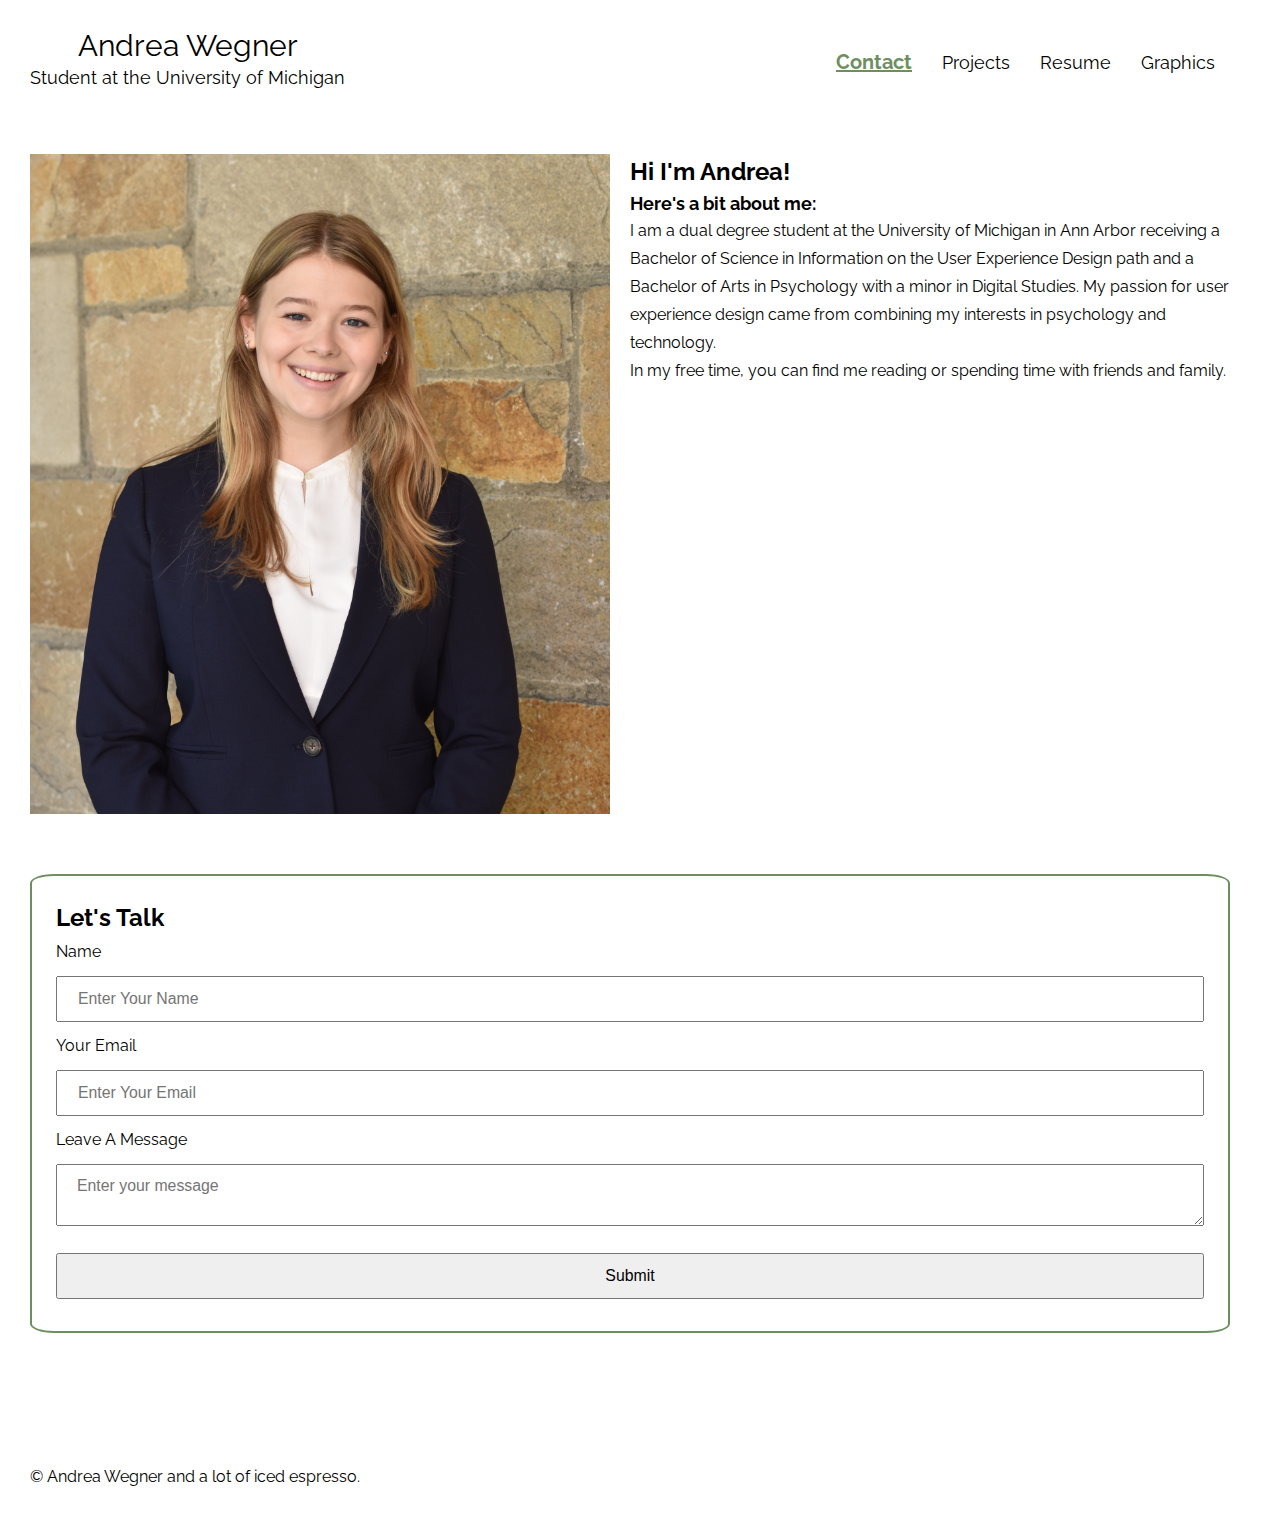
<file: index.html>
<!DOCTYPE html>
<html lang="en">
  <head>
    <meta charset="utf-8">
    <meta name="viewport" content="width=device-width, initial-scale=1.0">
    <link rel="icon" href="images/portfolioFavicon.png">
    <link rel="stylesheet" type="text/css" href="css/html5reset.css">    
    <link rel="stylesheet" type="text/css" href="css/style.css">
    <link href="https://fonts.googleapis.com/css2?family=Raleway&display=swap" rel="stylesheet">
    <title>Andrea Wegner</title>
  </head>
<body>
    <div class = "skip"><a href="#skip">Skip to Main Content</a></div>
    <main class="container" id="skip">
    <header>
        <div class = "logo"> 
          <h1 class = "logo">Andrea Wegner </h1>
          <h2 class = "logo">Student at the University of Michigan</h2>
        </div>  
        <nav>
            <ul class="nav_links">
              <li class="nav_item"><a href="index.html" class="active">Contact</a></li>
              <li class="nav_item"><a href="projects.html">Projects</a></li>
              <li class="nav_item"><a href="resume.html">Resume</a></li>
              <li class="nav_item"><a href="graphics.html">Graphics</a></li>
            </ul>
          </nav>
    </header>

    <img src="images/headshot.JPEG" alt="" id = "headshot">
    <div class = "bio">
      <h3>Hi I'm Andrea!</h3>
      <h4> Here's a bit about me:</h4>
      <p>I am a dual degree student at the University of Michigan in Ann Arbor receiving a Bachelor of Science in Information on the User Experience Design path and a Bachelor of Arts in Psychology with a minor in Digital Studies. My passion for user experience design came from combining my interests in psychology and technology. <br> In my free time, you can find me reading or spending time with friends and family.</p>
    </div>

    <form class="contact">
      <legend>Let's Talk</legend>
      <label for="name_id">Name</label></br>
      <input type="text" placeholder="Enter Your Name" id = "name_id" name="name" required> </br>

      <label for="email_id">Your Email</label></br>
      <input type="email" placeholder="Enter Your Email" id = "email_id" name="email" required> </br>

      <label for="msg">Leave A Message</label></br>
      <textarea placeholder="Enter your message" id = "msg" name="mesg" required></textarea> </br>
      <input type="submit" value="Submit">
    </form>
    
    </main>
    <footer>
      <p> &copy; Andrea Wegner and a lot of iced espresso.</p>
    </footer>
  </body>
</file>
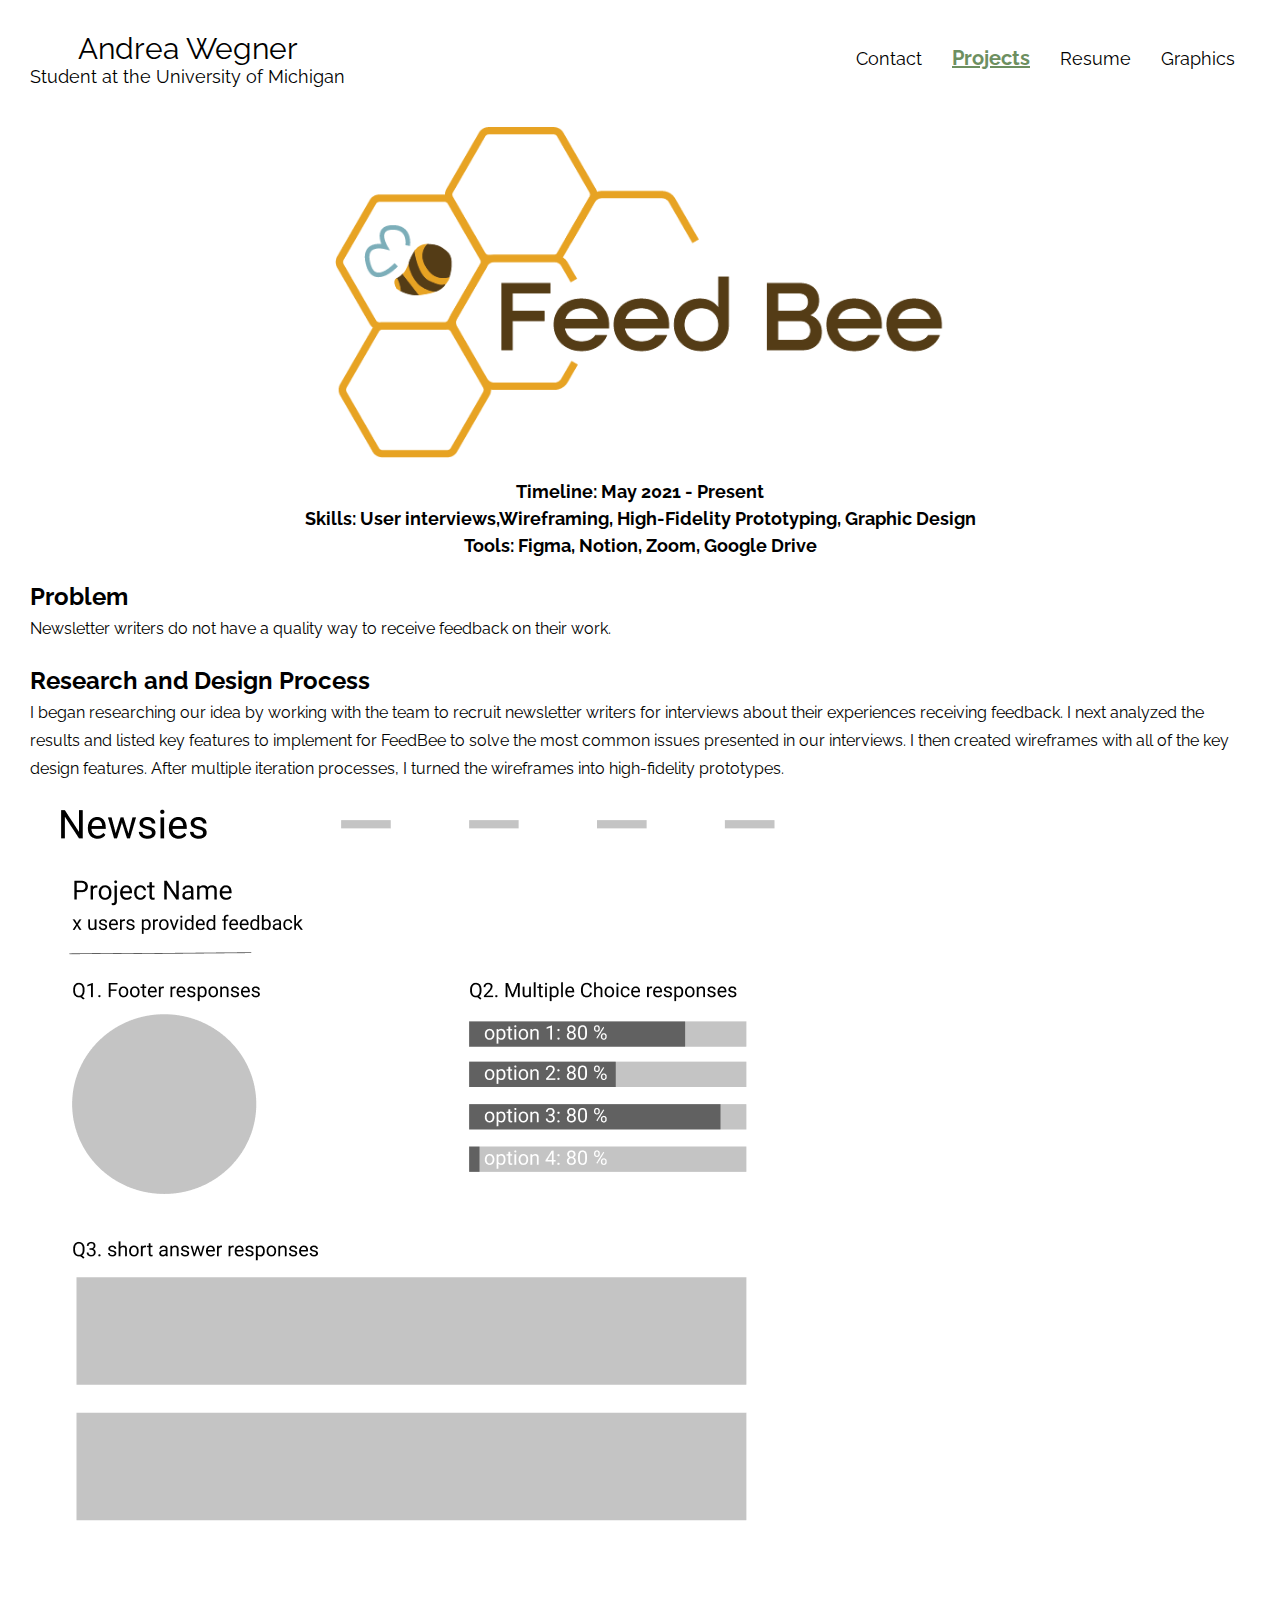
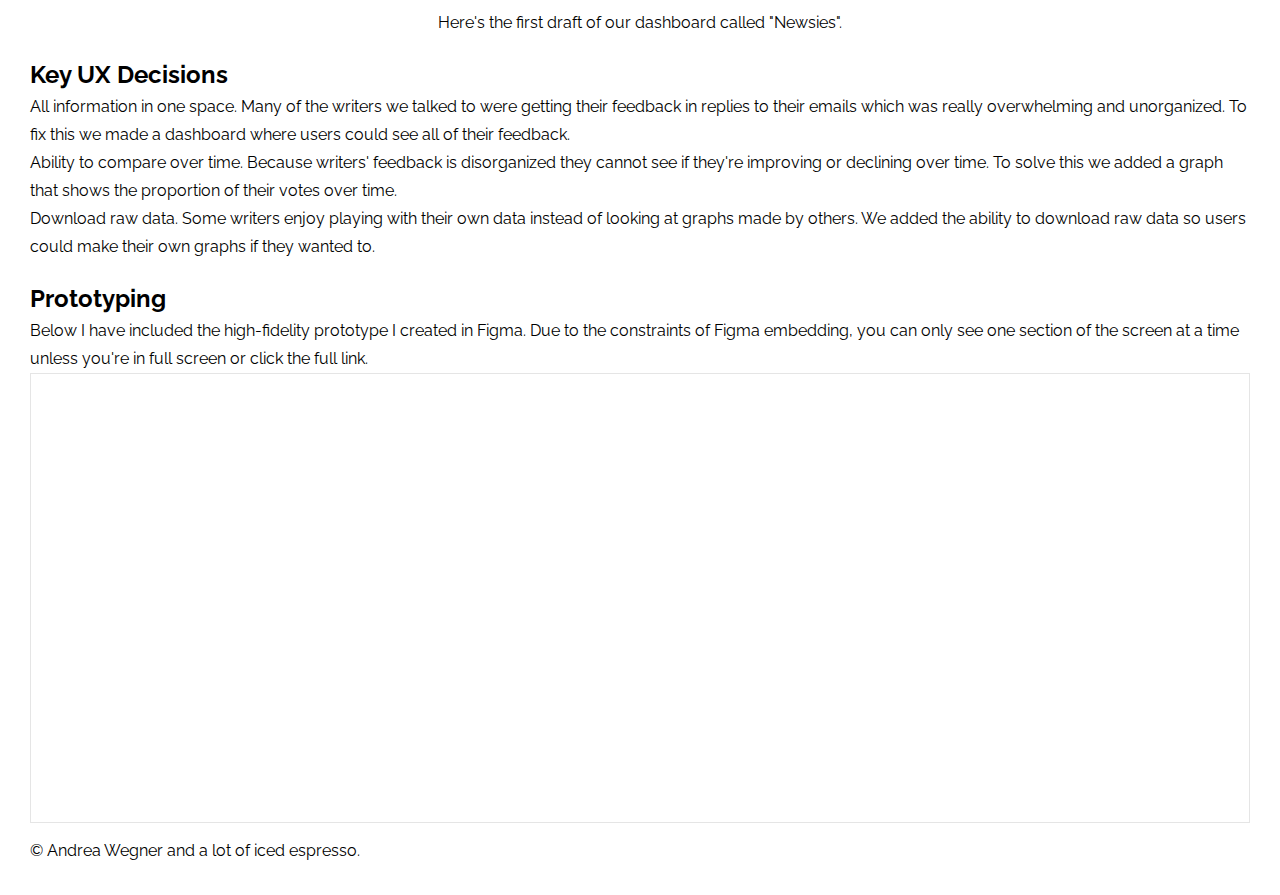
<file: feedbee.html>
<!DOCTYPE html>
<html lang="en">
  <head>
    <meta charset="utf-8">
    <meta name="viewport" content="width=device-width, initial-scale=1.0">
    <link rel="icon" href="images/portfolioFavicon.png">
    <link rel="stylesheet" type="text/css" href="css/html5reset.css">    
    <link rel="stylesheet" type="text/css" href="css/style.css">
    <link href="https://fonts.googleapis.com/css2?family=Raleway&display=swap" rel="stylesheet">
    <title>Projects</title>
  </head>
<body>
    <div class = "skip"><a href="#skip">Skip to Main Content</a></div>
    <main class="about" id="skip">
    <header>
        <div class = "logo"> 
          <h1 class = "logo">Andrea Wegner </h1>
          <h2 class = "logo">Student at the University of Michigan</h2>
        </div>  
        <nav>
            <ul class="nav_links">
              <li class="nav_item"><a href="index.html">Contact</a></li>
              <li class="nav_item"><a href="projects.html" class="active">Projects</a></li>
              <li class="nav_item"><a href="resume.html">Resume</a></li>
              <li class="nav_item"><a href="graphics.html">Graphics</a></li>
            </ul>
          </nav>
    </header>
    <img src="images/feedbee/logo.png" alt="" class="logoimg">
    <h4 class = "extrapad center">Timeline: May 2021 - Present<br>Skills: User interviews,Wireframing, High-Fidelity Prototyping, Graphic Design<br>Tools: Figma, Notion, Zoom, Google Drive</h4>
    <h3 class = "extrapad">Problem</h3>
    <p>Newsletter writers do not have a quality way to receive feedback on their work.</p>
    <h3 class = "extrapad">Research and Design Process</h3>
    <p>I began researching our idea by working with the team to recruit newsletter writers for interviews about their experiences receiving feedback. I next analyzed the results and listed key features to implement for FeedBee to solve the most common issues presented in our interviews. I then created wireframes with all of the key design features. After multiple iteration processes, I turned the wireframes into high-fidelity prototypes.</p>
    <img src="images/feedbee/wireframes.png" alt="">
    <p class = "center">Here's the first draft of our dashboard called "Newsies".</p>
    <h3 class = "extrapad">Key UX Decisions</h3> 
    <p>All information in one space. Many of the writers we talked to were getting their feedback in replies to their emails which was really overwhelming and unorganized. To fix this we made a dashboard where users could see all of their feedback.</p>
    <p>Ability to compare over time. Because writers' feedback is disorganized they cannot see if they're improving or declining over time. To solve this we added a graph that shows the proportion of their votes over time.</p>
    <p>Download raw data. Some writers enjoy playing with their own data instead of looking at graphs made by others. We added the ability to download raw data so users could make their own graphs if they wanted to.</p>
    <h3 class = "extrapad">Prototyping</h3>
    <p>Below I have included the high-fidelity prototype I created in Figma. Due to the constraints of Figma embedding, you can only see one section of the screen at a time unless you're in full screen or click the full link.</p>
    <iframe class = "extrapad" style="border: 1px solid rgba(0, 0, 0, 0.1);" width="100%" height="450" src="https://www.figma.com/embed?embed_host=share&url=https%3A%2F%2Fwww.figma.com%2Fproto%2FrcoWHK3TYXGDJPhkFq6qYA%2FDashboards%3Fpage-id%3D10%253A2%26node-id%3D71%253A782%26viewport%3D241%252C48%252C0.3%26scaling%3Dmin-zoom%26starting-point-node-id%3D71%253A782%26show-proto-sidebar%3D1" allowfullscreen></iframe>
    </main>
    <footer>
      <p> &copy; Andrea Wegner and a lot of iced espresso.</p>
    </footer>

</body>
</file>
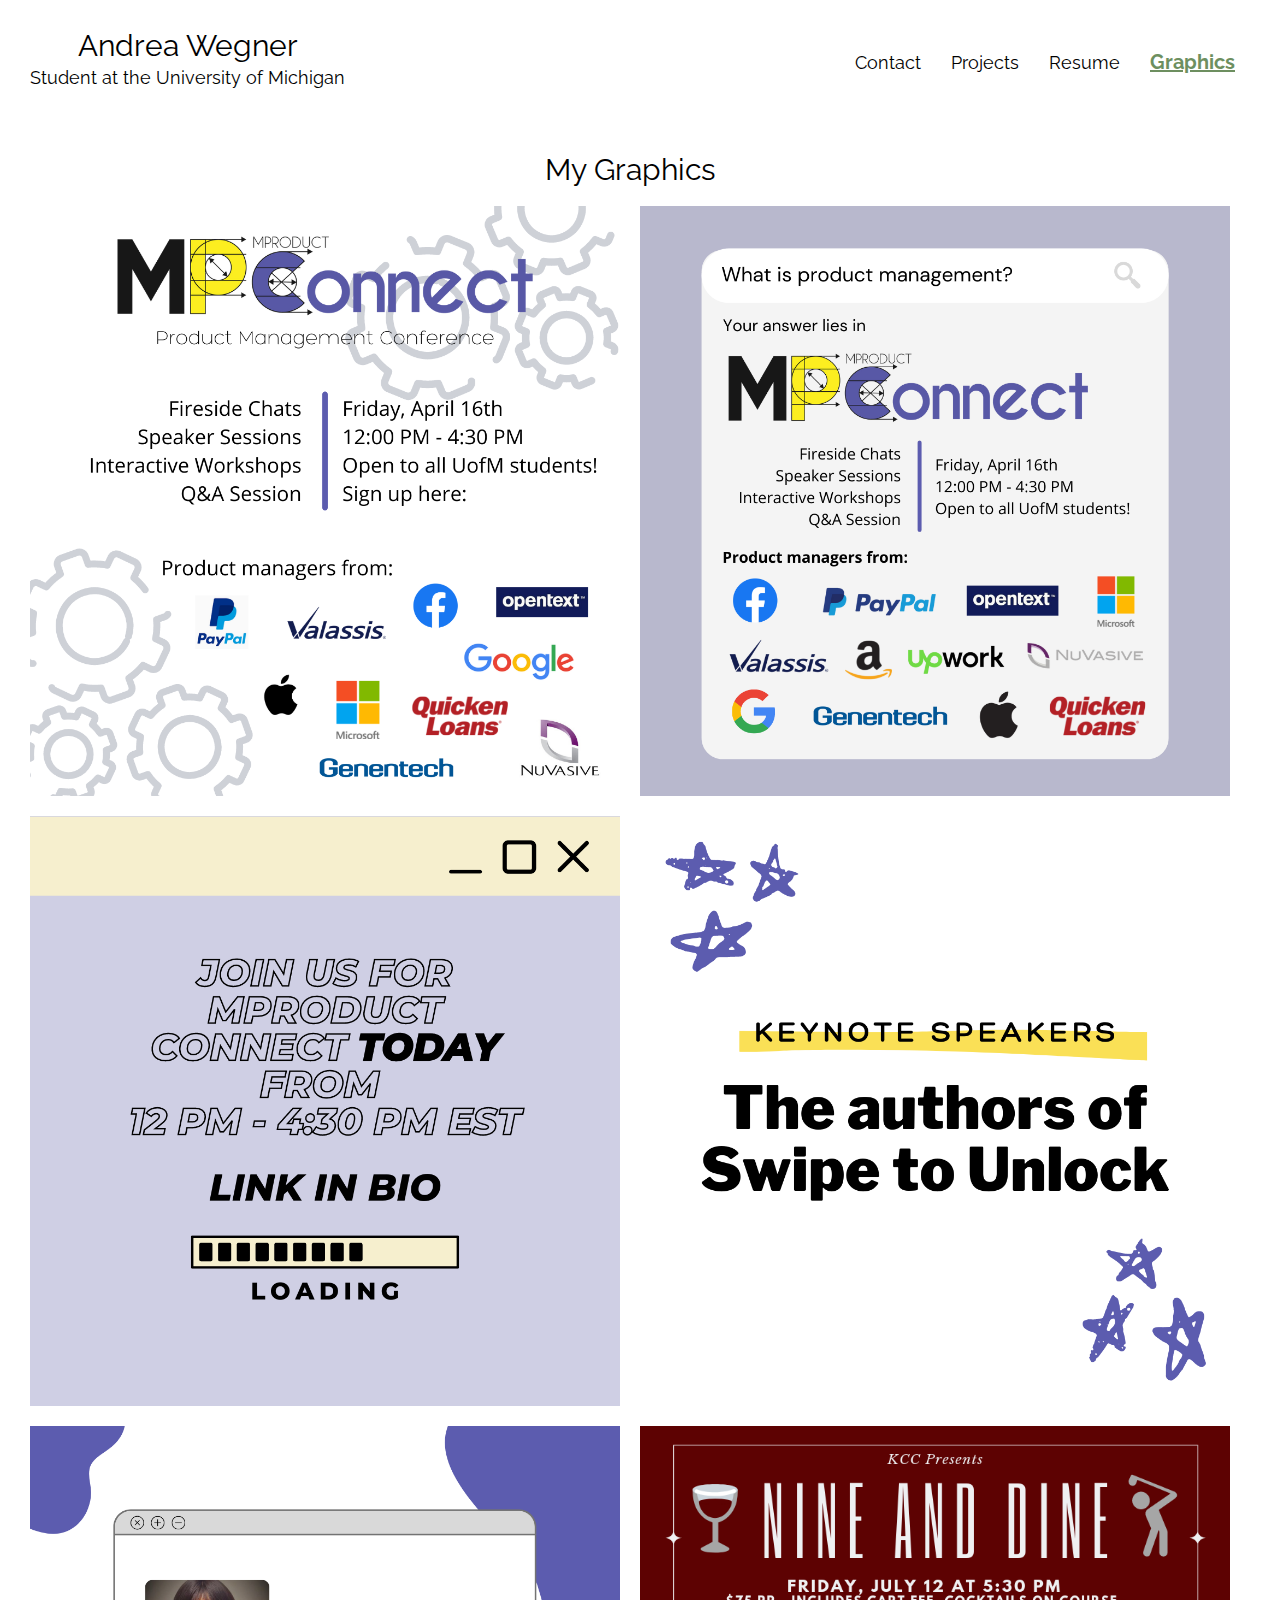
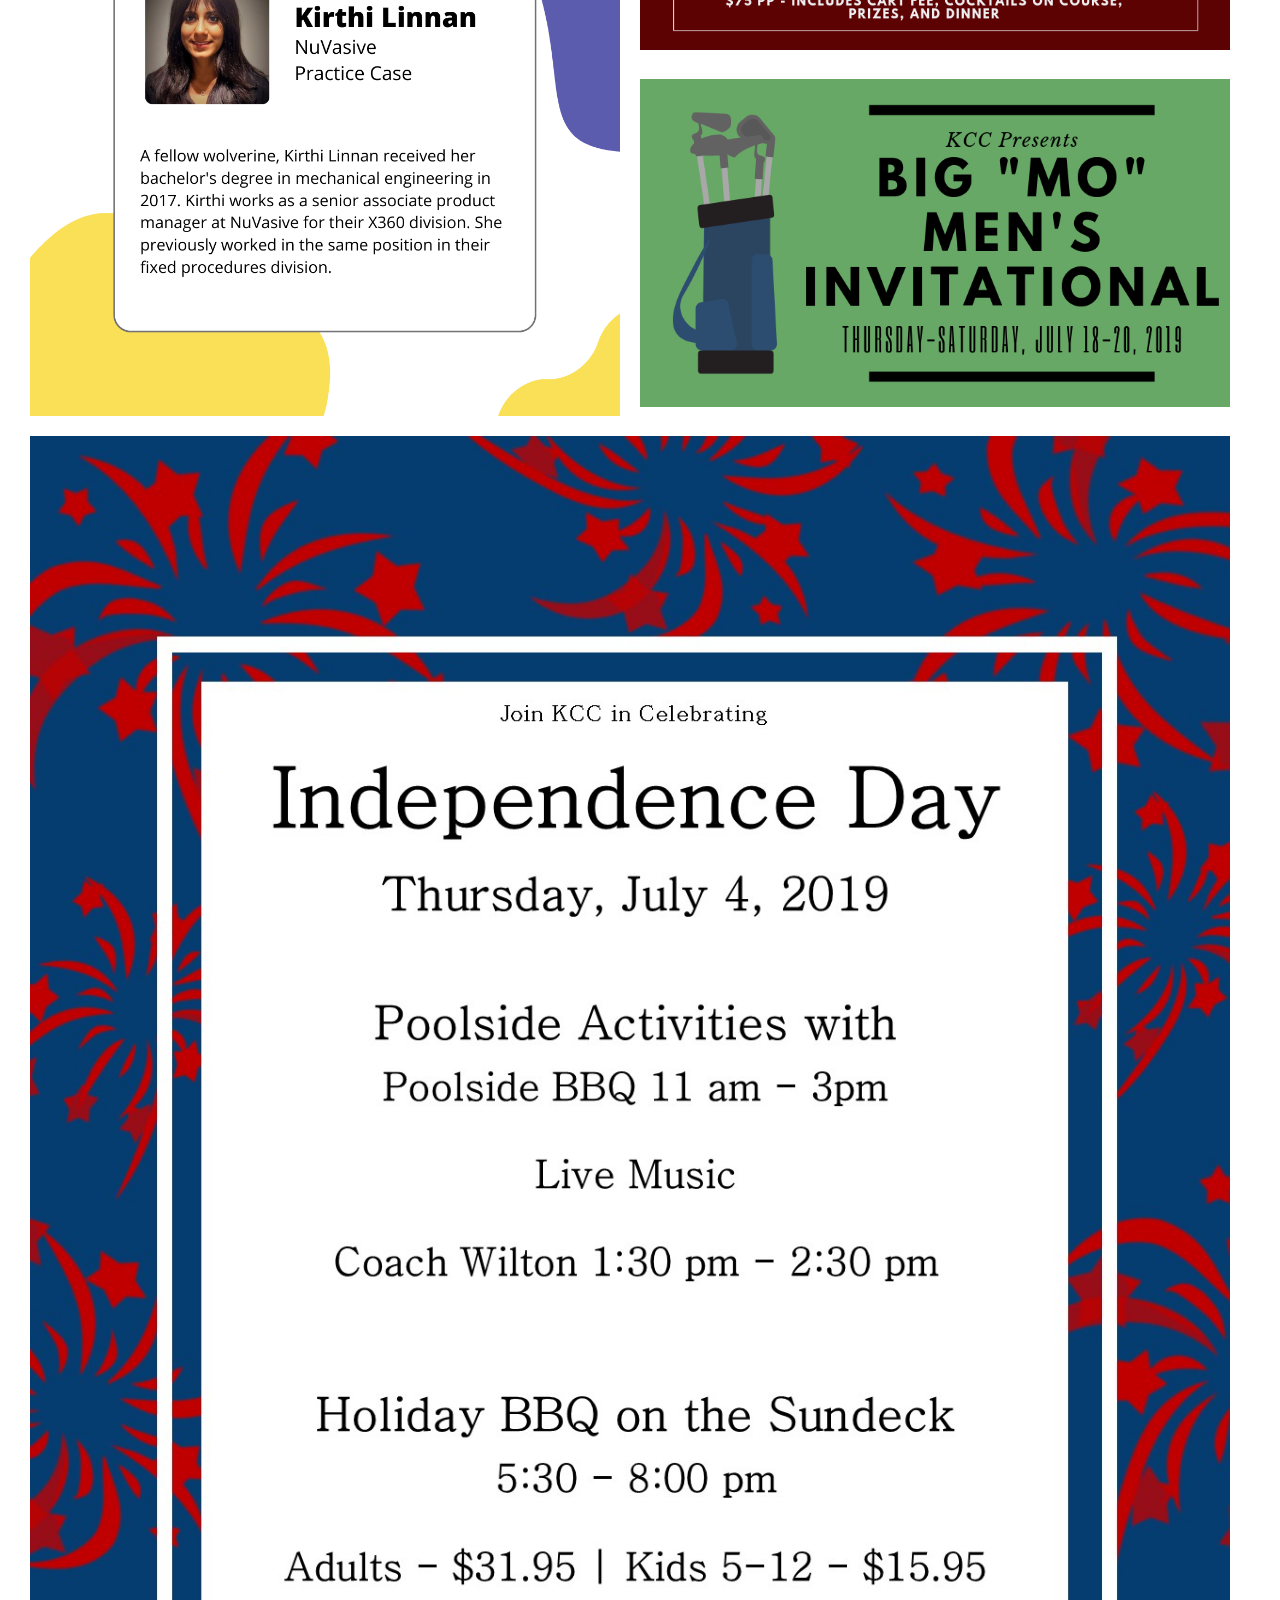
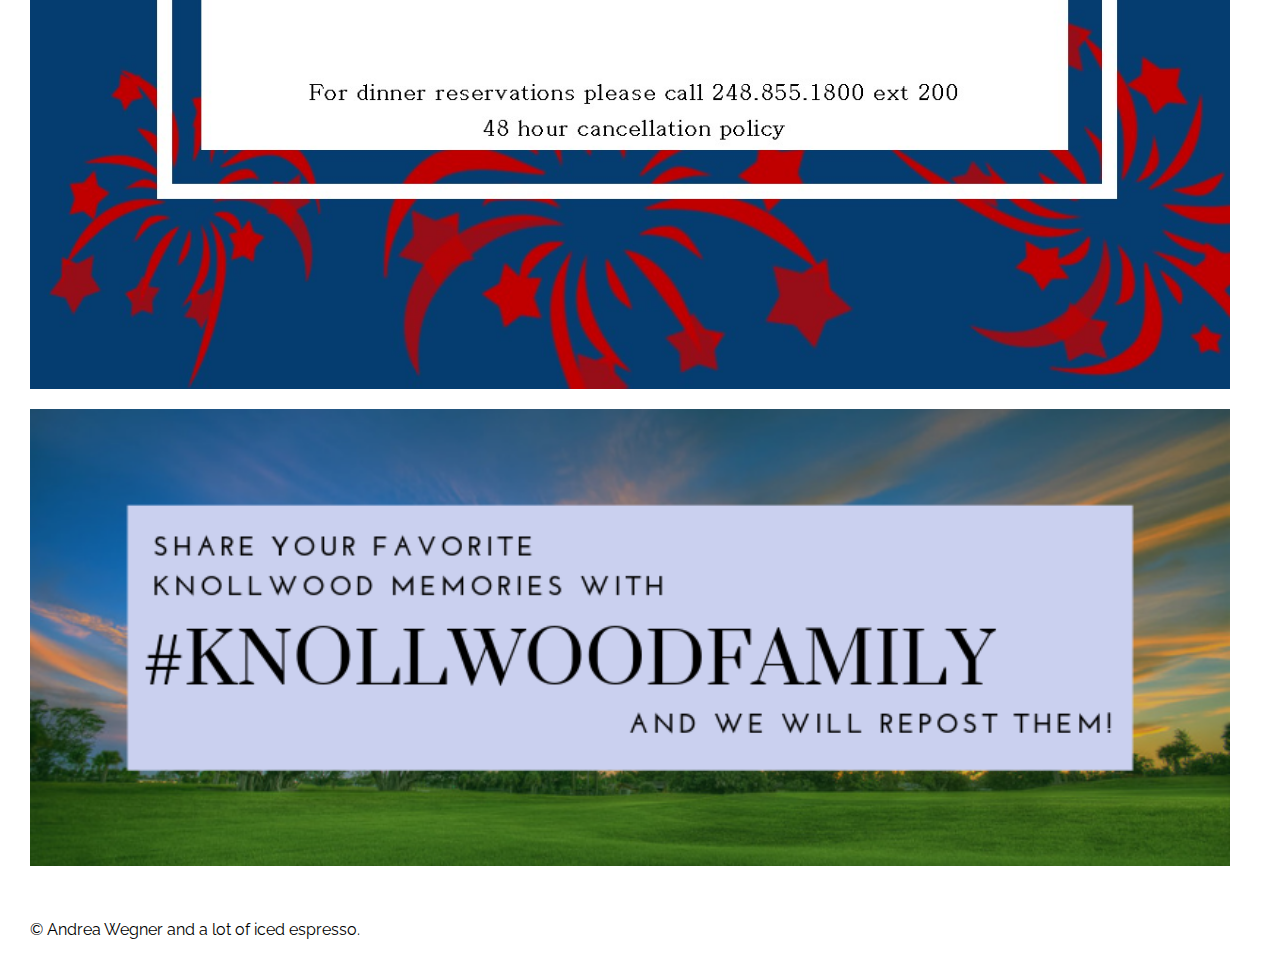
<file: graphics.html>
<!DOCTYPE html>
<html lang="en">
  <head>
    <meta charset="utf-8">
    <meta name="viewport" content="width=device-width, initial-scale=1.0">
    <link rel="icon" href="images/portfolioFavicon.png">
    <link rel="stylesheet" type="text/css" href="css/html5reset.css">    
    <link rel="stylesheet" type="text/css" href="css/style.css">
    <link href="https://fonts.googleapis.com/css2?family=Raleway&display=swap" rel="stylesheet">
    <title>Graphics</title>
  </head>
<body>
    <div class = "skip"><a href="#skip">Skip to Main Content</a></div>
    <main class = "container" id="skip">  
    <header>
        <div class = "logo"> 
          <h1 class = "logo">Andrea Wegner </h1>
          <h2 class = "logo">Student at the University of Michigan</h2>
        </div>  
        <nav>
            <ul class="nav_links">
              <li class="nav_item"><a href="index.html">Contact</a></li>
              <li class="nav_item"><a href="projects.html">Projects</a></li>
              <li class="nav_item"><a href="resume.html">Resume</a></li>
              <li class="nav_item"><a href="graphics.html" class="active">Graphics</a></li>
            </ul>
          </nav>
    </header>
    <h2 class = "title" > My Graphics </h1>
    <img src="images/graphics/MConnect.png" alt="" class = "mconnect">
    <img src="images/graphics/SearchConnect.png" alt="" class = "searchconnect">
    <img src="images/graphics/dayof.png" alt="" class = "dayof">
    <img src="images/graphics/swipe.png" alt="" class = "swipe">
    <img src="images/graphics/Kirthi.png" alt="" class = "kirthi">
    <img src="images/graphics/9Dine.png" alt="" class = "ninedine">
    <img src="images/graphics/bigMO.png" alt="" class = "bigmo">
    <img src="images/graphics/4July.jpg" alt="" class = "julyfour">
    <img src="images/graphics/promo.png" alt="" class = "promo">


</main>

<footer>
  <p> &copy; Andrea Wegner and a lot of iced espresso.</p>
</footer>

</body>
</file>
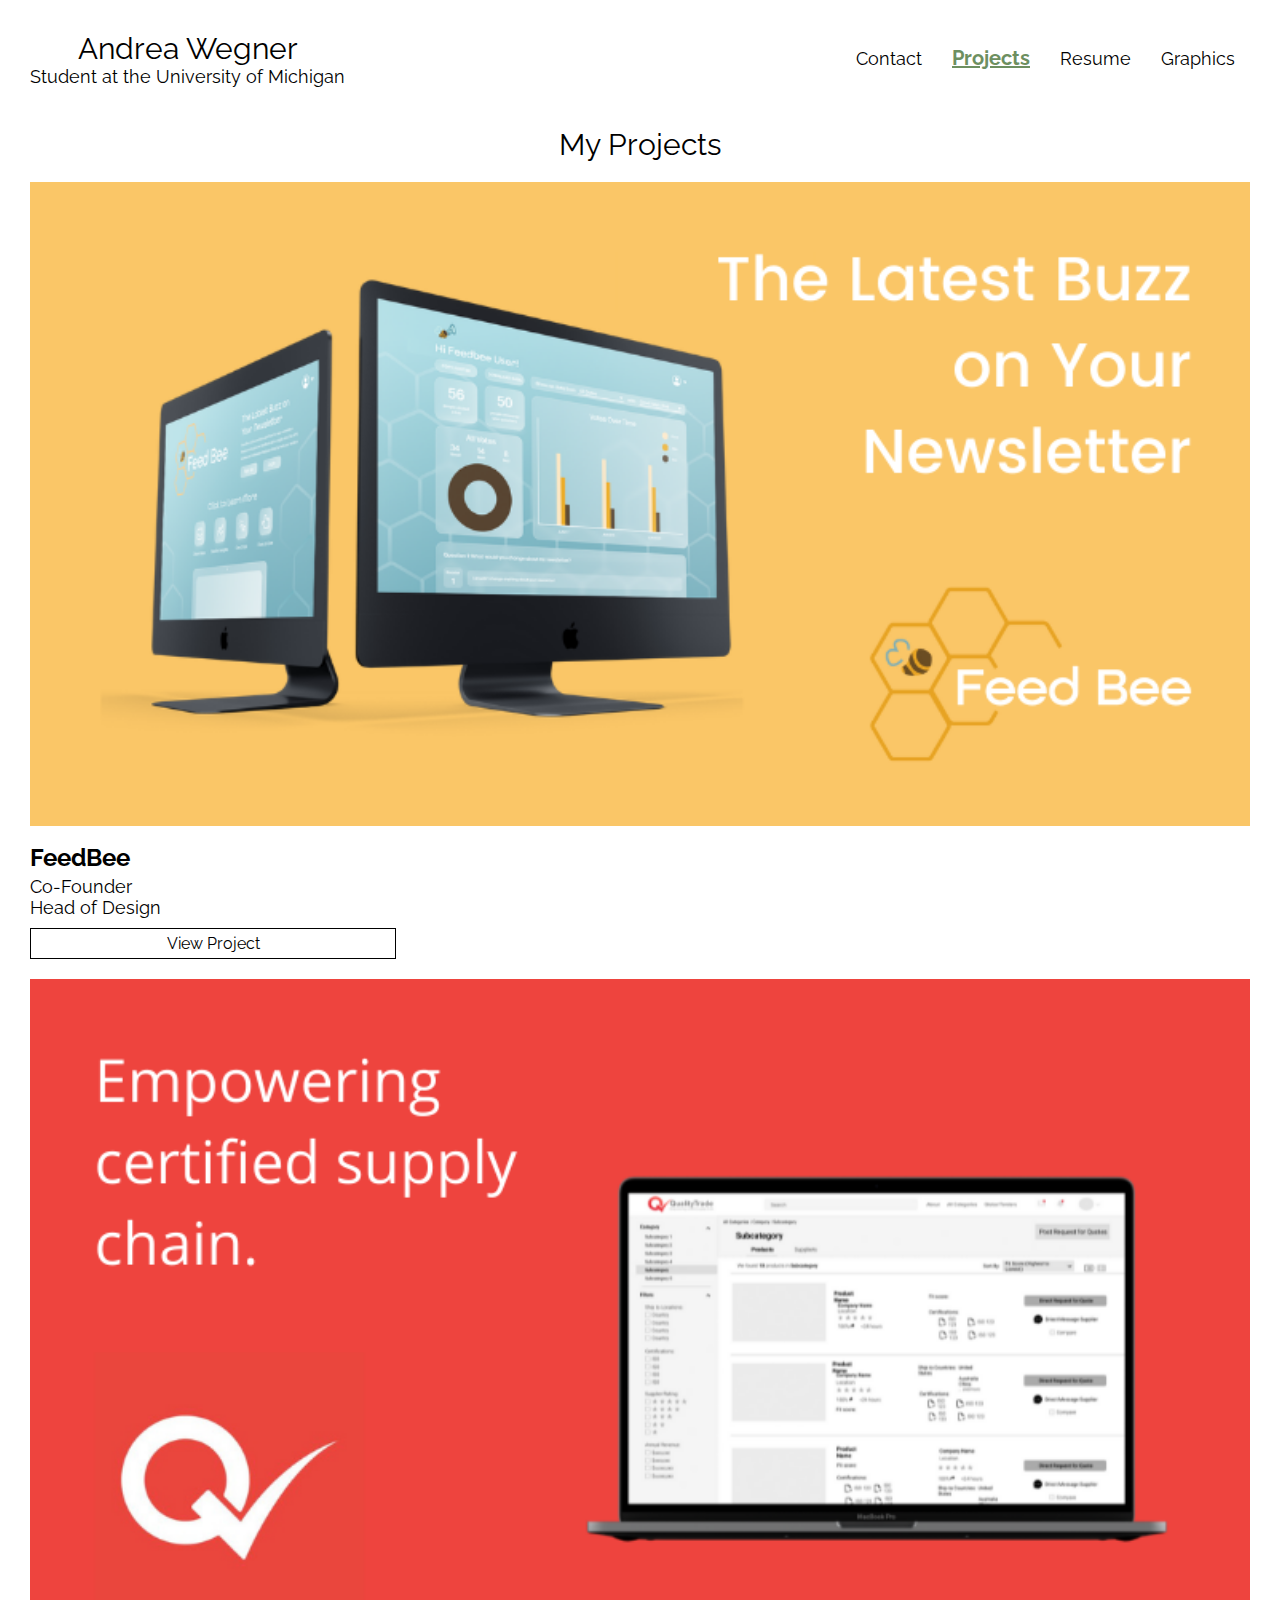
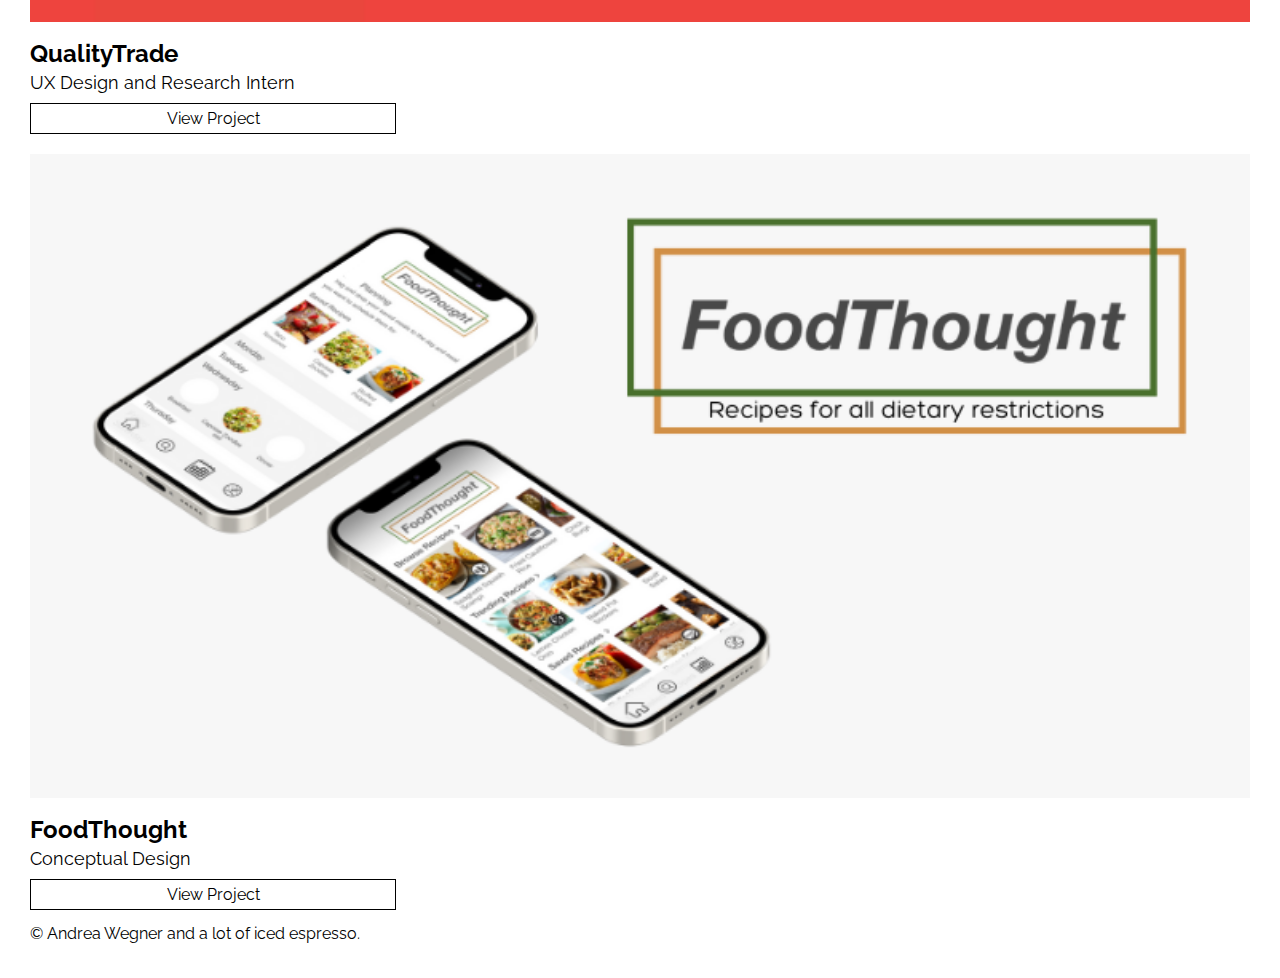
<file: projects.html>
<!DOCTYPE html>
<html lang="en">
  <head>
    <meta charset="utf-8">
    <meta name="viewport" content="width=device-width, initial-scale=1.0">
    <link rel="icon" href="images/portfolioFavicon.png">
    <link rel="stylesheet" type="text/css" href="css/html5reset.css">    
    <link rel="stylesheet" type="text/css" href="css/style.css">
    <link href="https://fonts.googleapis.com/css2?family=Raleway&display=swap" rel="stylesheet">
    <title>Projects</title>
  </head>
<body>
    <div class = "skip"><a href="#skip">Skip to Main Content</a></div>
    <main class="about" id="skip">
    <header>
        <div class = "logo"> 
          <h1 class = "logo">Andrea Wegner </h1>
          <h2 class = "logo">Student at the University of Michigan</h2>
        </div>  
        <nav>
            <ul class="nav_links">
              <li class="nav_item"><a href="index.html">Contact</a></li>
              <li class="nav_item"><a href="projects.html" class="active">Projects</a></li>
              <li class="nav_item"><a href="resume.html">Resume</a></li>
              <li class="nav_item"><a href="graphics.html">Graphics</a></li>
            </ul>
          </nav>
    </header>
    <h2 class = "title" > My Projects </h1>

    <img src="images/projects/FeedBee.png" alt="" class = "companyimg">

    <div class = "role">

      <h3> FeedBee</h3>
      <h2> Co-Founder <br> Head of Design</h2>
    </div>

    <div class = "button">
      <a href="feedbee.html">View Project</a>
    </div>

    <img src='images/projects/QualityTrade.png' alt="" class = "companyimg">

    <div class = "role">
        <h3> QualityTrade</h3>
        <h2> UX Design and Research Intern</h2>
    </div>

    <div class = "button">
      <a href="qualitytrade.html">View Project</a>
    </div>

    <img src="images/projects/FoodThought.png" alt="" class = "companyimg">

    <div class = "role">
        <h3> FoodThought</h3>
        <h2> Conceptual Design</h2>
    </div>

    <div class = "button">
      <a href="foodthought.html">View Project</a>
    </div>

    </main>

    <footer>
      <p> &copy; Andrea Wegner and a lot of iced espresso.</p>
    </footer>

</body>
</file>
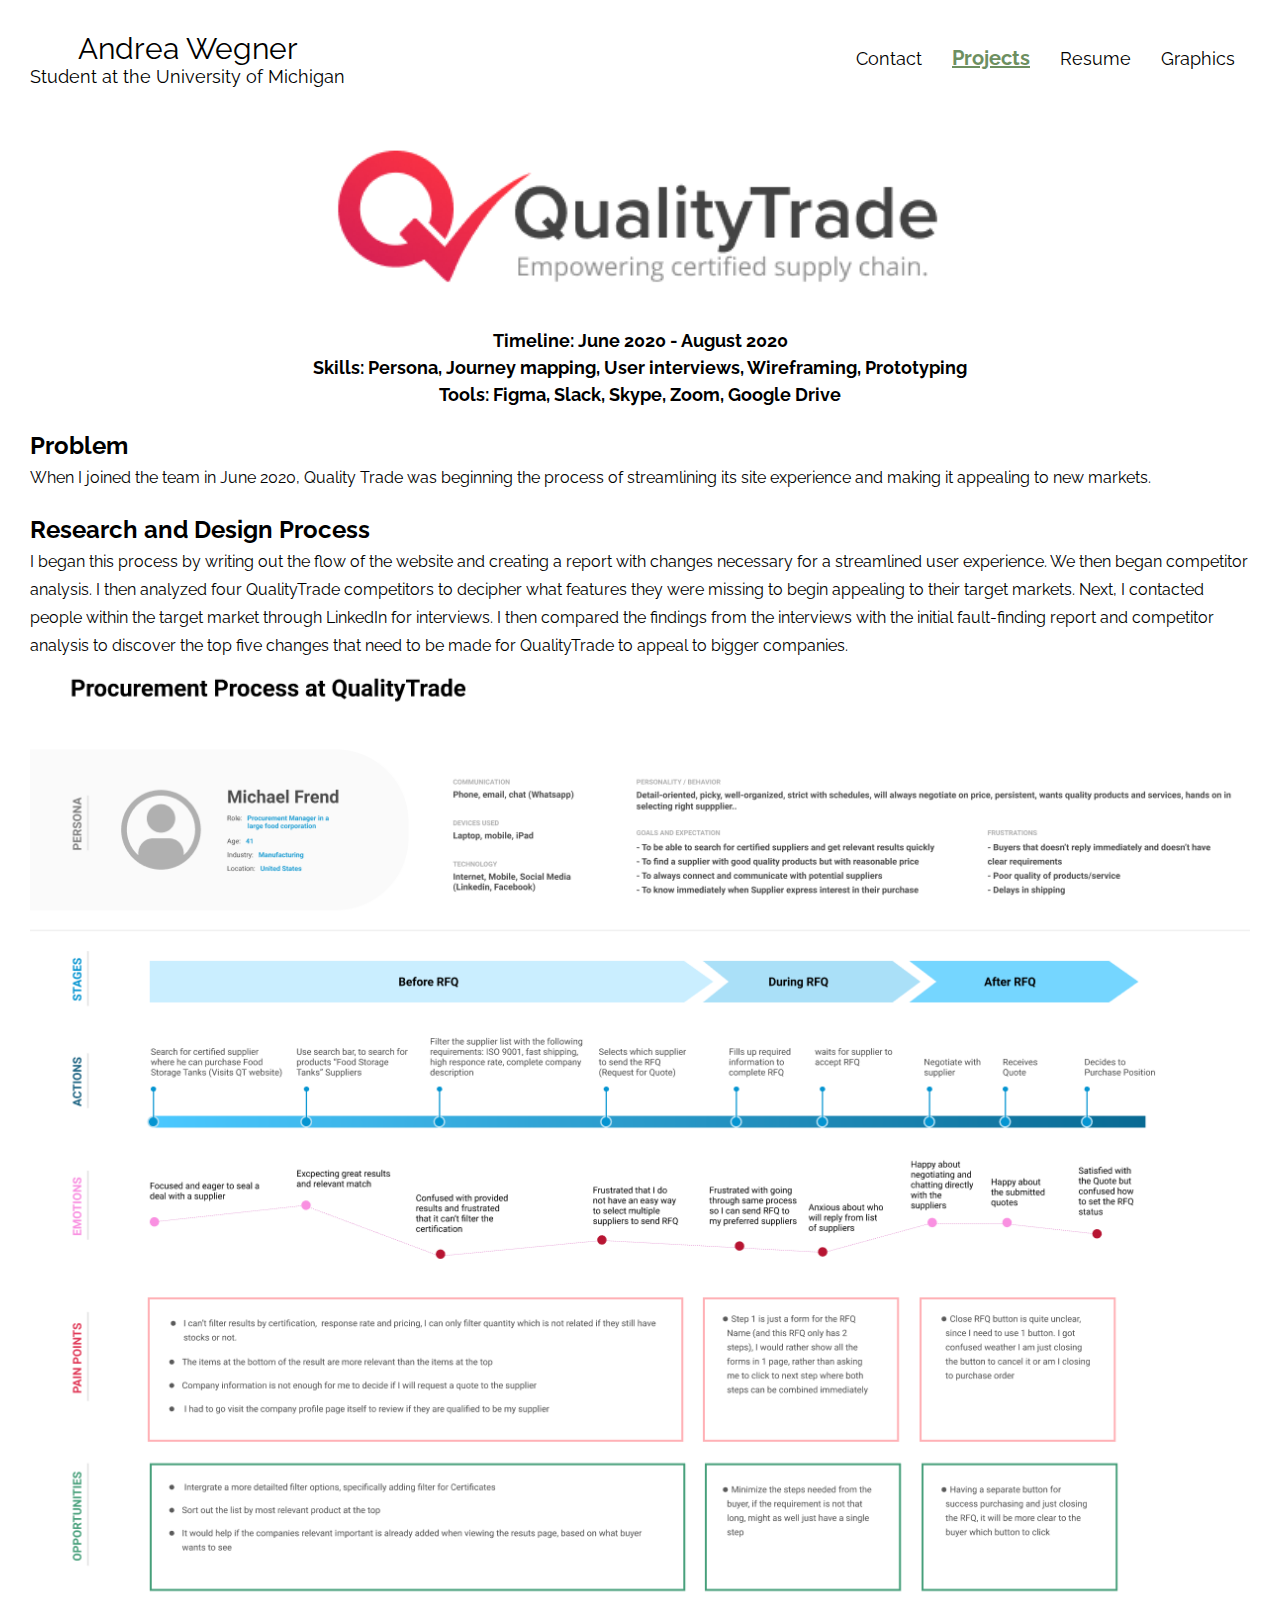
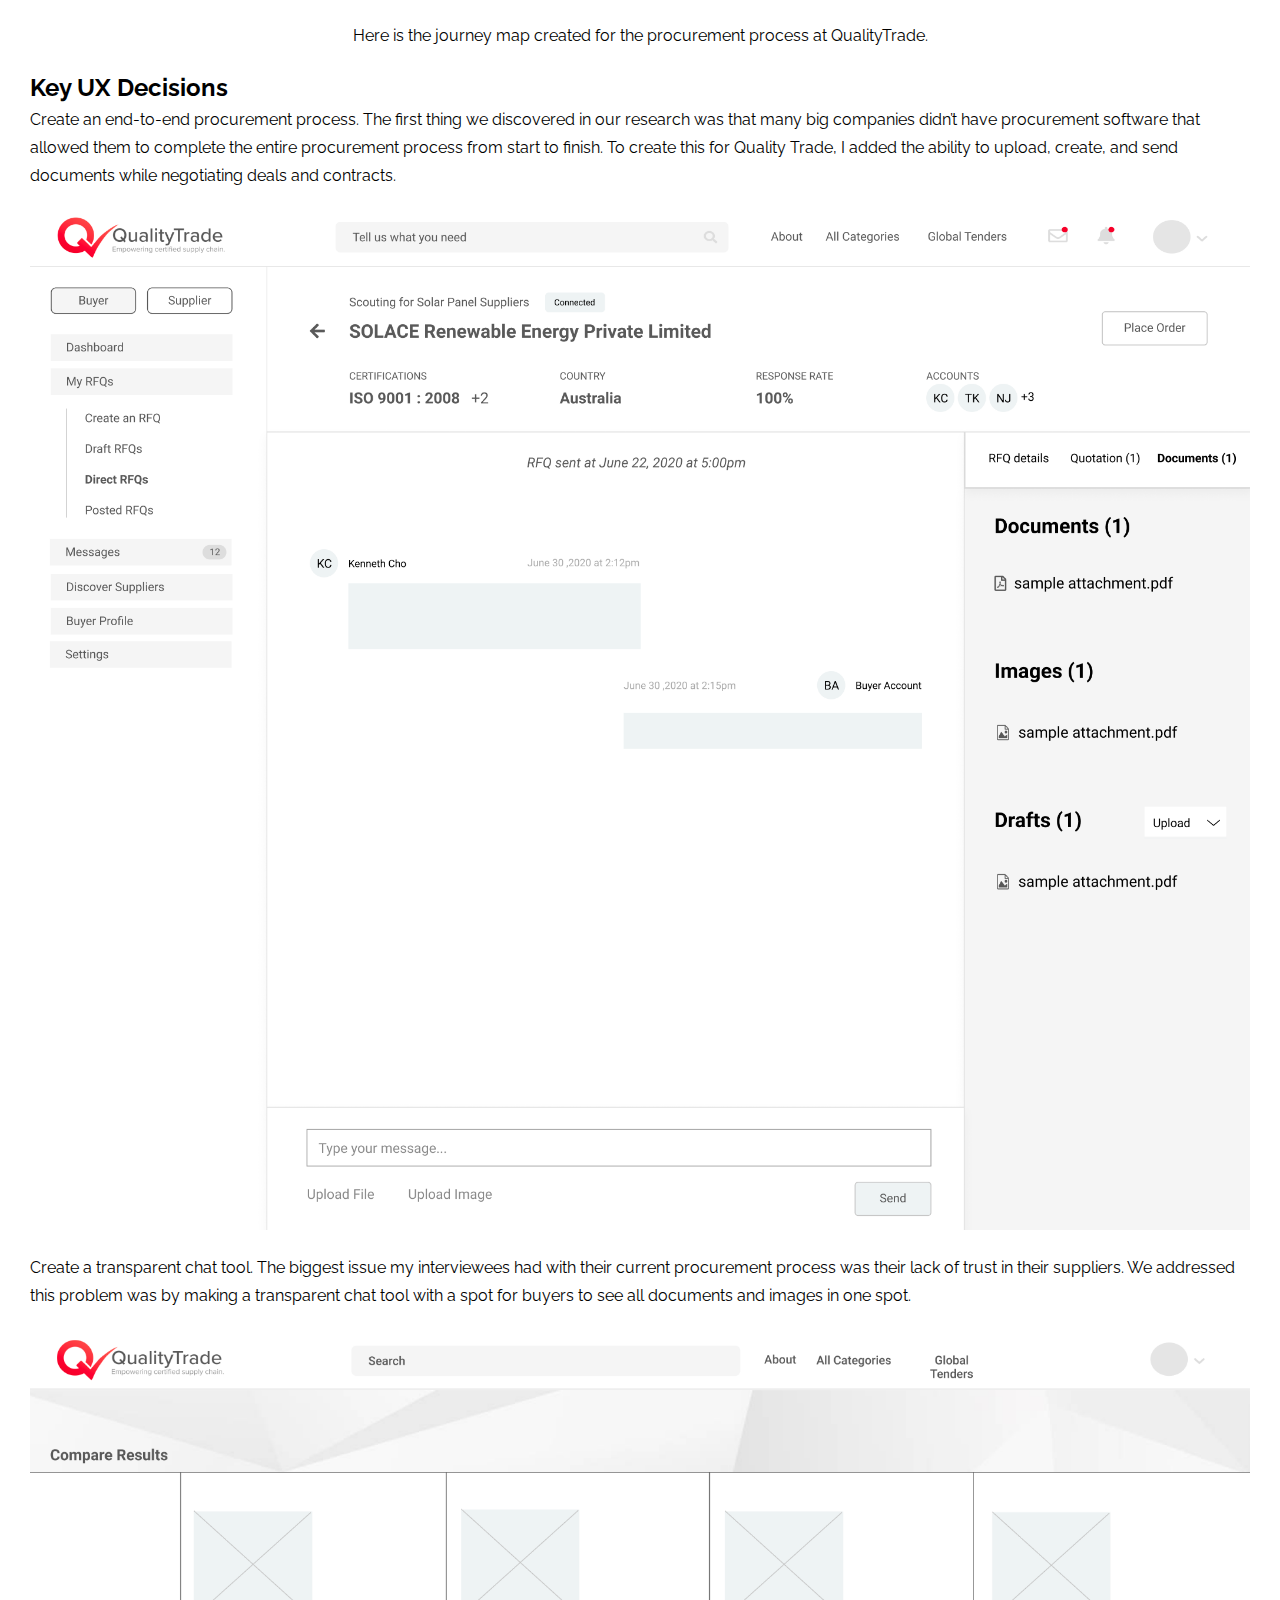
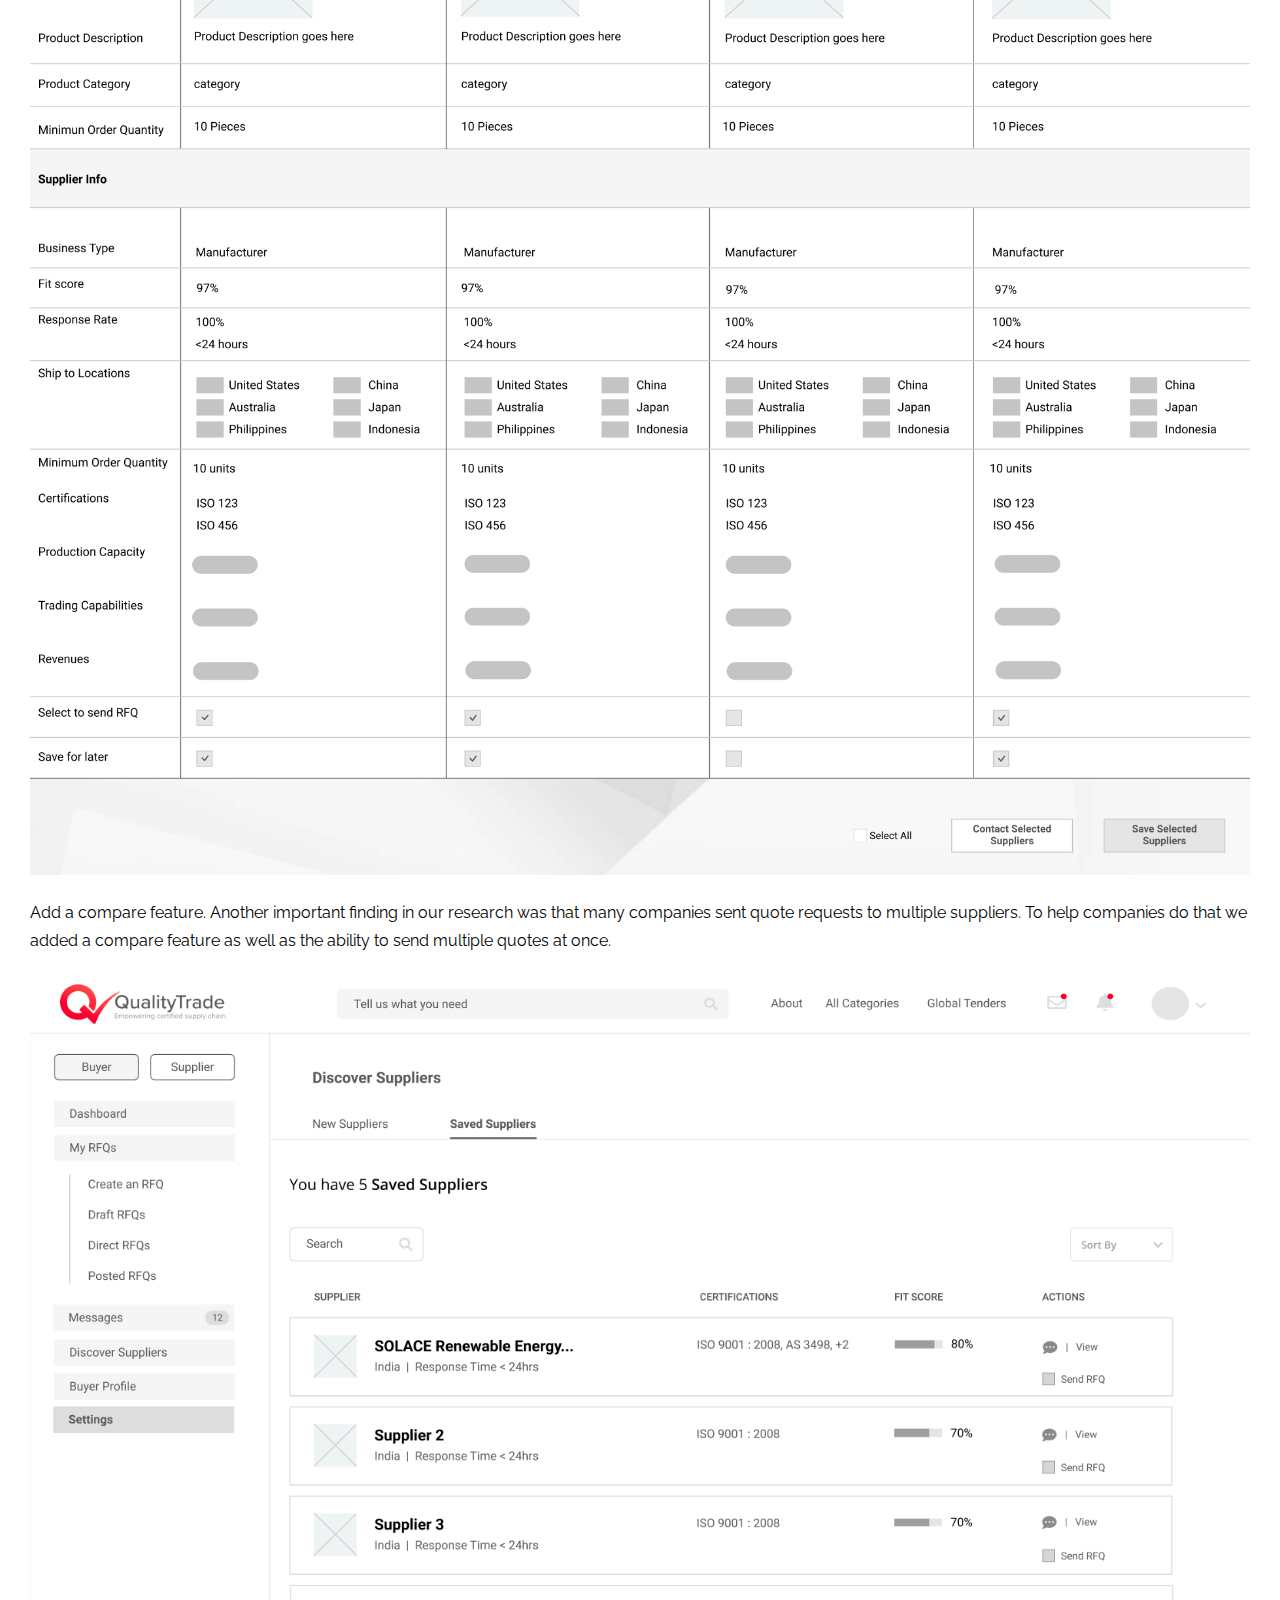
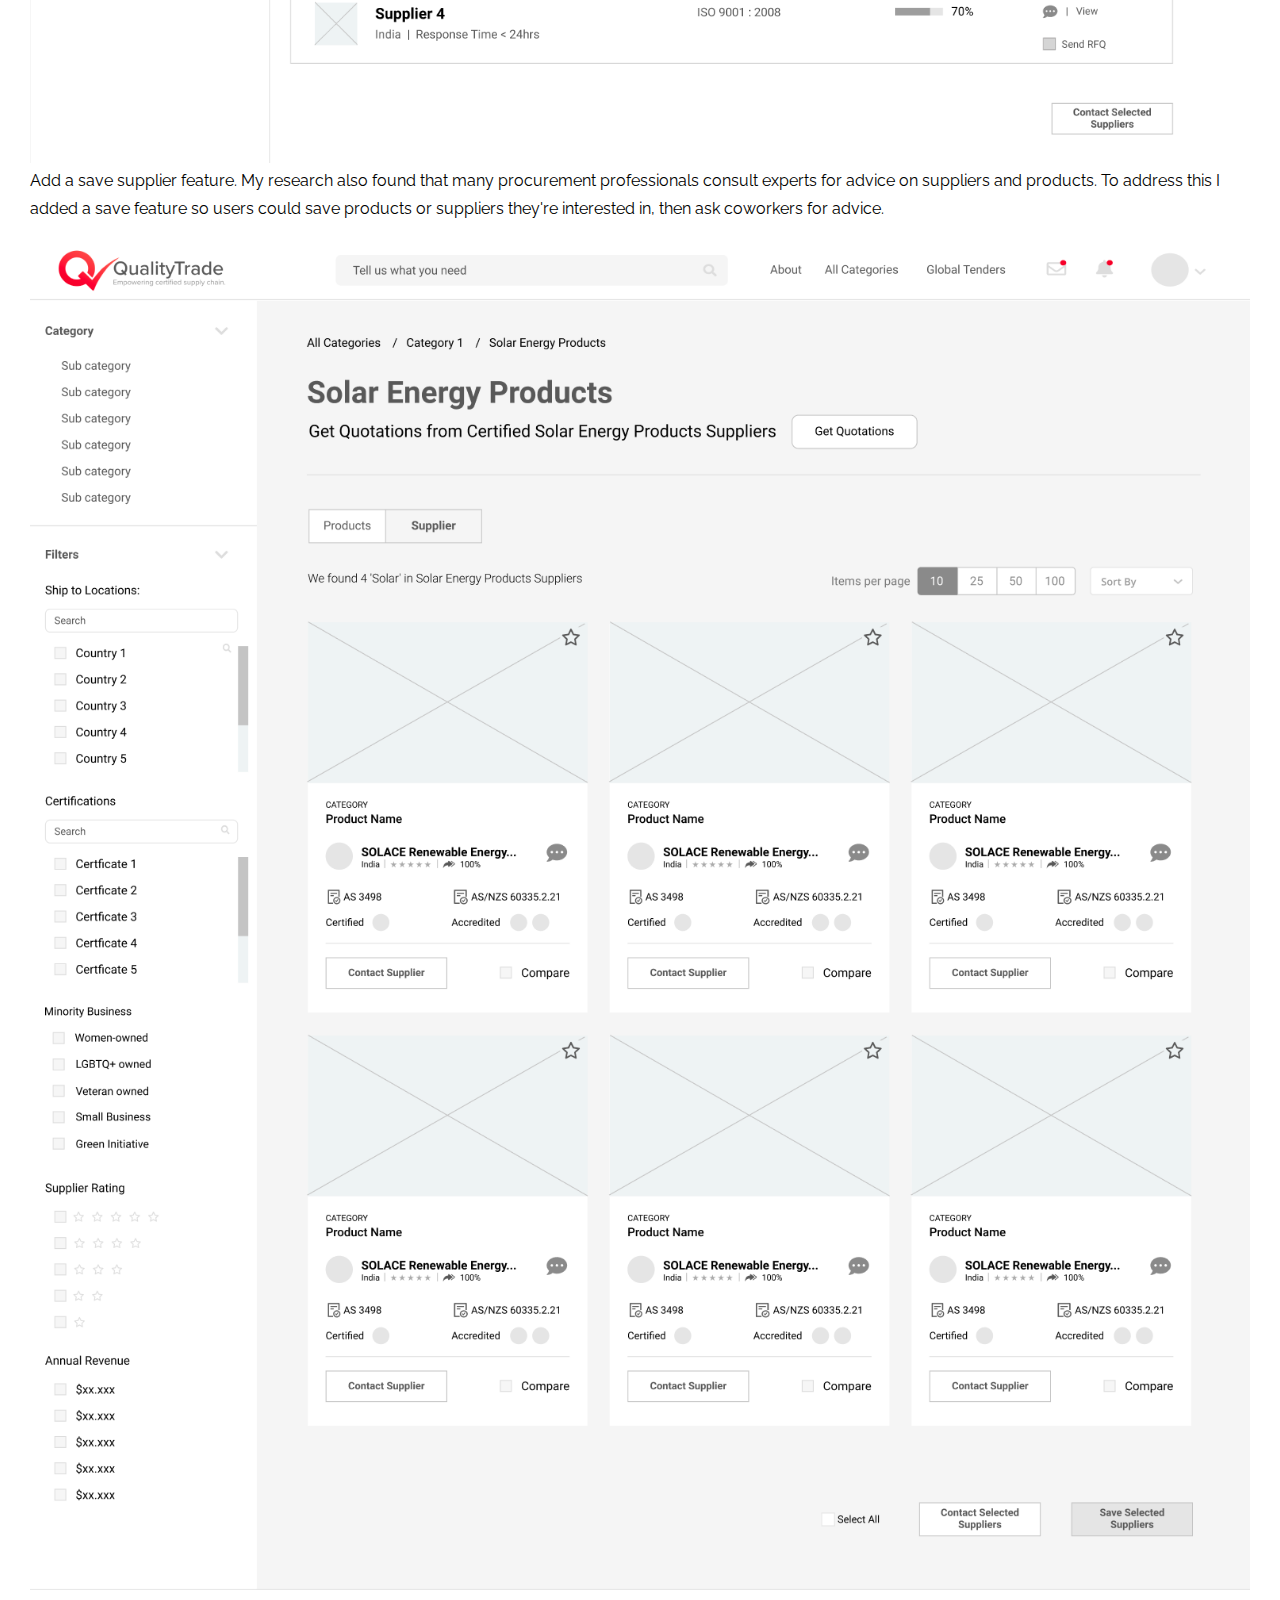
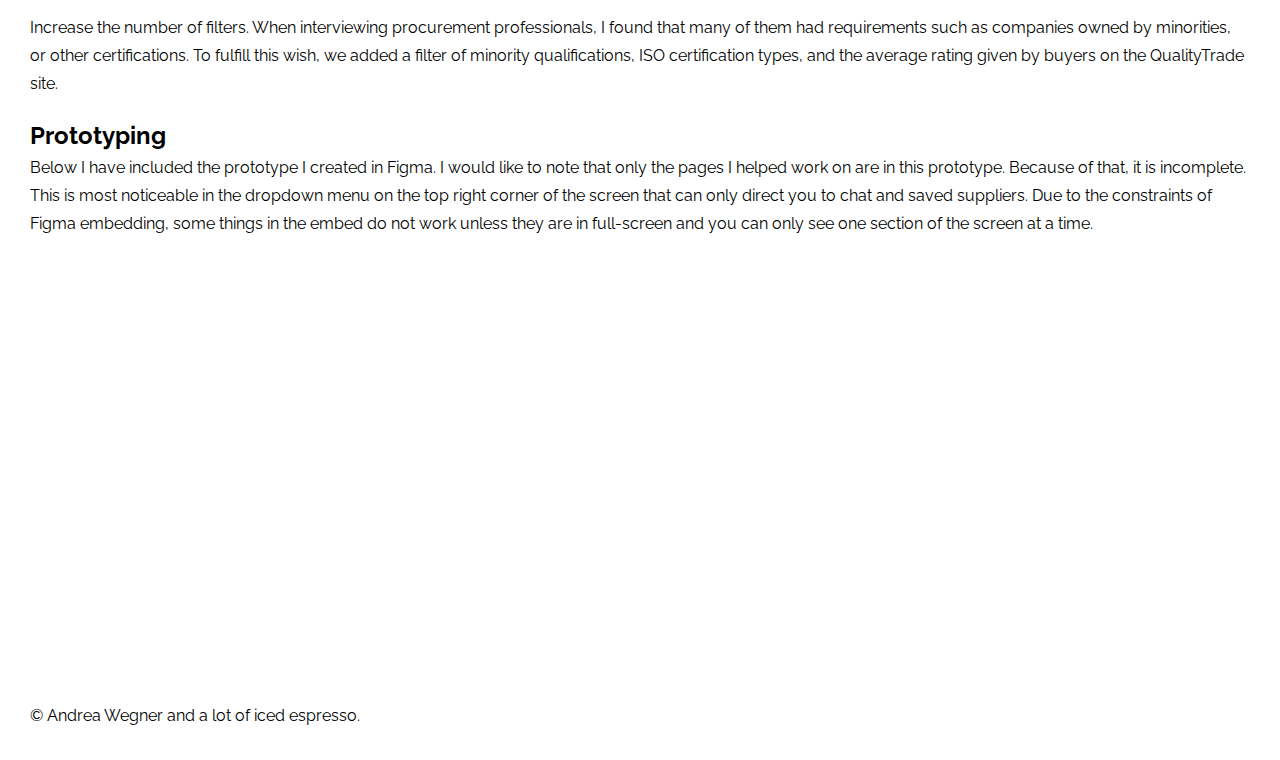
<file: qualitytrade.html>
<!DOCTYPE html>
<html lang="en">
  <head>
    <meta charset="utf-8">
    <meta name="viewport" content="width=device-width, initial-scale=1.0">
    <link rel="icon" href="images/portfolioFavicon.png">
    <link rel="stylesheet" type="text/css" href="css/html5reset.css">    
    <link rel="stylesheet" type="text/css" href="css/style.css">
    <link href="https://fonts.googleapis.com/css2?family=Raleway&display=swap" rel="stylesheet">
    <title>Projects</title>
  </head>
<body>
    <div class = "skip"><a href="#skip">Skip to Main Content</a></div>
    <main class="about" id="skip">
    <header>
        <div class = "logo"> 
          <h1 class = "logo">Andrea Wegner </h1>
          <h2 class = "logo">Student at the University of Michigan</h2>
        </div>  
        <nav>
            <ul class="nav_links">
              <li class="nav_item"><a href="index.html">Contact</a></li>
              <li class="nav_item"><a href="projects.html" class="active">Projects</a></li>
              <li class="nav_item"><a href="resume.html">Resume</a></li>
              <li class="nav_item"><a href="graphics.html">Graphics</a></li>
            </ul>
          </nav>
    </header>
    <img src="images/qualitytrade/qtlogo.png" alt="" class = "logoimg">
    <h4 class = "extrapad center">Timeline: June 2020 - August 2020<br>Skills: Persona, Journey mapping, User interviews, Wireframing, Prototyping<br>Tools: Figma, Slack, Skype, Zoom, Google Drive</h4>
    <h3 class = "extrapad">Problem</h3>
    <p>When I joined the team in June 2020, Quality Trade was beginning the process of streamlining its site experience and making it appealing to new markets.</p>
    <h3 class = "extrapad">Research and Design Process</h3>
    <p>I began this process by writing out the flow of the website and creating a report with changes necessary for a streamlined user experience. We then began competitor analysis. I then analyzed four QualityTrade competitors to decipher what features they were missing to begin appealing to their target markets. Next, I contacted people within the target market through LinkedIn for interviews. I then compared the findings from the interviews with the initial fault-finding report and competitor analysis to discover the top five changes that need to be made for QualityTrade to appeal to bigger companies.</p>
    <img src="images/qualitytrade/journeymap.png" alt="Journey Map">
    <p class = "center">Here is the journey map created for the procurement process at QualityTrade.</p>
    <h3 class="extrapad">Key UX Decisions</h3>
    <p>Create an end-to-end procurement process. The first thing we discovered in our research was that many big companies didn’t have procurement software that allowed them to complete the entire procurement process from start to finish. To create this for Quality Trade, I added the ability to upload, create, and send documents while negotiating deals and contracts.</p>
    <img src="images/qualitytrade/chat.png" alt = "QualityTrade Chat" class = "extrapad">
    <p class = "extrapad">Create a transparent chat tool. The biggest issue my interviewees had with their current procurement process was their lack of trust in their suppliers. We addressed this problem was by making a transparent chat tool with a spot for buyers to see all documents and images in one spot.</p>
    <img src="images/qualitytrade/comparetool.png" alt = "Compare Supplier Page" class = "extrapad">
    <p class="extrapad">Add a compare feature. Another important finding in our research was that many companies sent quote requests to multiple suppliers. To help companies do that we added a compare feature as well as the ability to send multiple quotes at once.</p>
    <img src="images/qualitytrade/savesupplier.png" alt="Save supplier page" class = "extrapad">
    <p>Add a save supplier feature. My research also found that many procurement professionals consult experts for advice on suppliers and products. To address this I added a save feature so users could save products or suppliers they're interested in, then ask coworkers for advice.</p>
    <img src="images/qualitytrade/filters.png" alt="Browse page with filters" class = "extrapad">
    <p class = "extrapad">Increase the number of filters. When interviewing procurement professionals, I found that many of them had requirements such as companies owned by minorities, or other certifications. To fulfill this wish, we added a filter of minority qualifications, ISO certification types, and the average rating given by buyers on the QualityTrade site.</p>
    <h3 class = "extrapad">Prototyping</h3>
    <p>Below I have included the prototype I created in Figma. I would like to note that only the pages I helped work on are in this prototype. Because of that, it is incomplete. This is most noticeable in the dropdown menu on the top right corner of the screen that can only direct you to chat and saved suppliers. Due to the constraints of Figma embedding, some things in the embed do not work unless they are in full-screen and you can only see one section of the screen at a time.</p>

    <iframe width="100%" height="450" src="https://www.figma.com/embed?embed_host=share&amp;url=https%3A%2F%2Fwww.figma.com%2Fproto%2FxDNYbu8q6263Z00LAbjDSk%2FQuality-Trade-High-Fidelity-Prototypes%3Fnode-id%3D2%253A2%26viewport%3D1151%252C436%252C0.19273434579372406%26scaling%3Dmin-zoom&amp;chrome=DOCUMENTATION" allowfullscreen></iframe>
    
    </main>
    <footer>
        <p> &copy; Andrea Wegner and a lot of iced espresso.</p>
      </footer>
  
  </body>
</file>
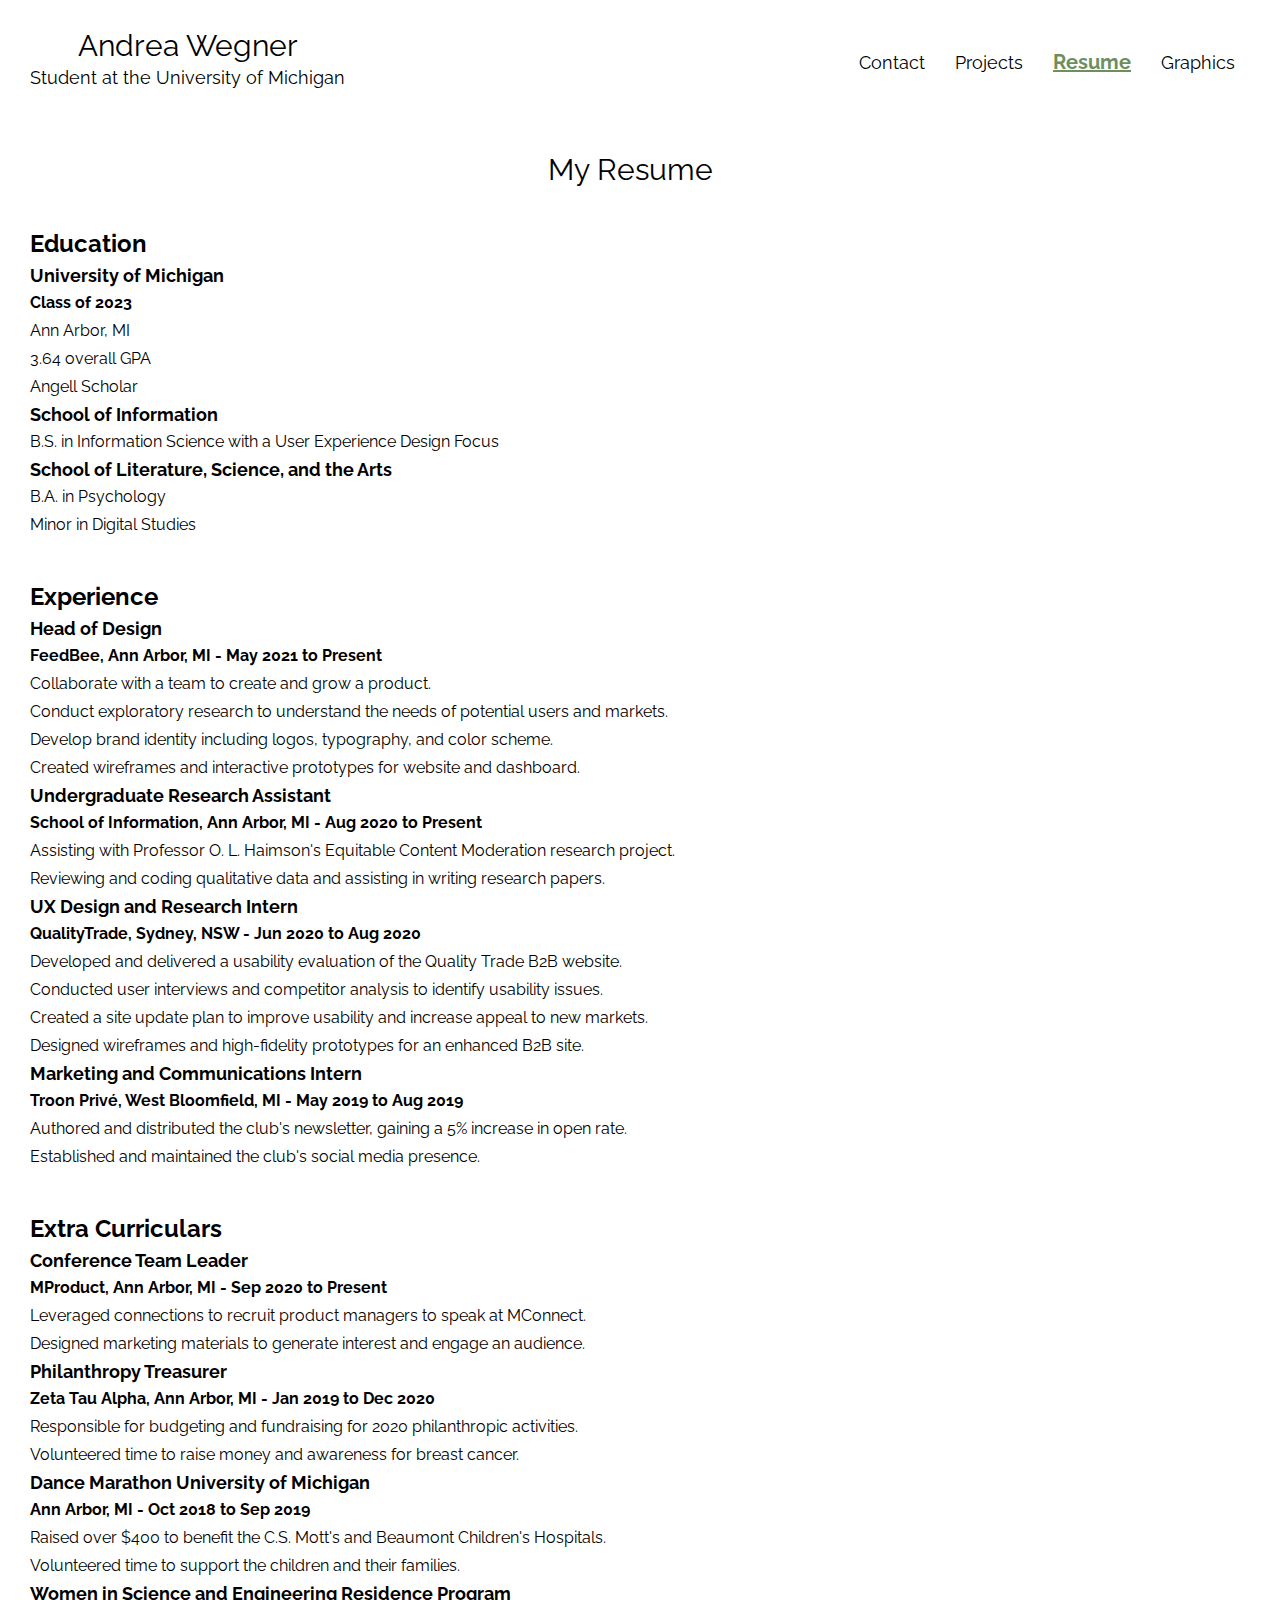
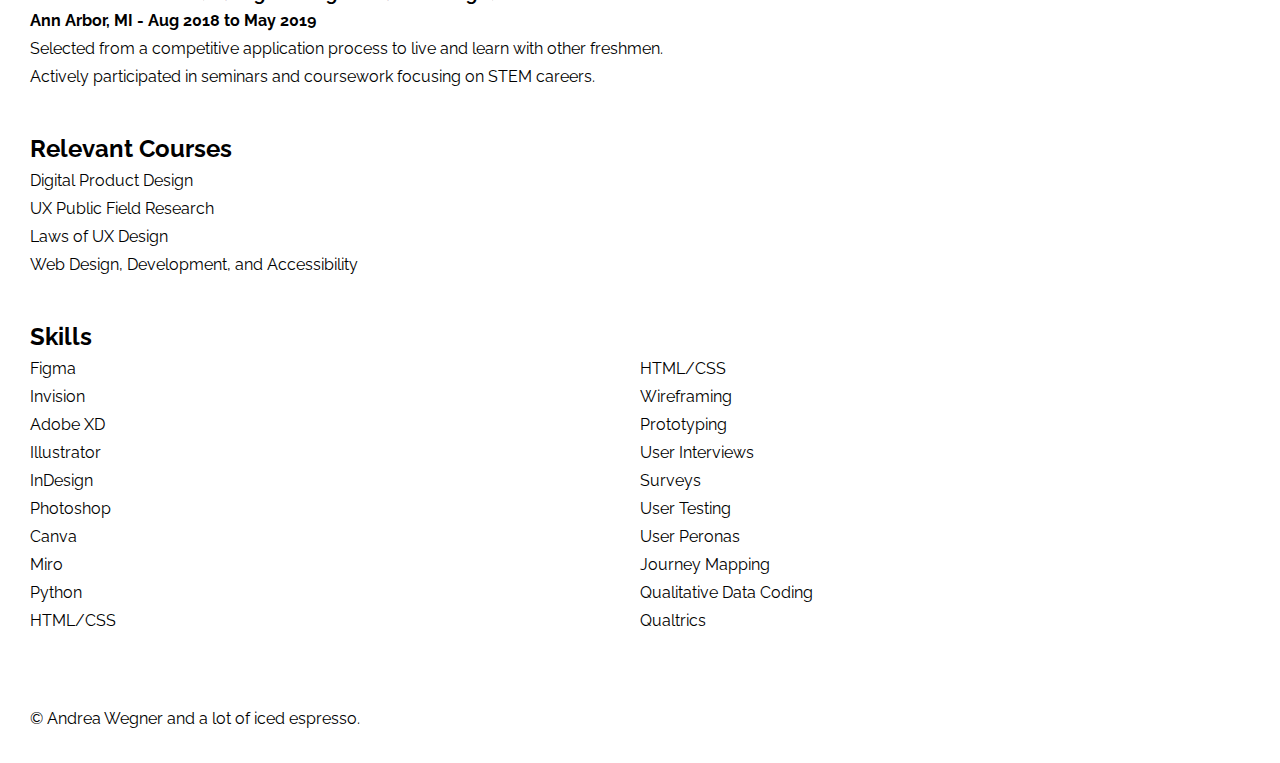
<file: resume.html>
<!DOCTYPE html>
<html lang="en">
  <head>
    <meta charset="utf-8">
    <meta name="viewport" content="width=device-width, initial-scale=1.0">
    <link rel="icon" href="images/portfolioFavicon.png">
    <link rel="stylesheet" type="text/css" href="css/html5reset.css">    
    <link rel="stylesheet" type="text/css" href="css/style.css">
    <link href="https://fonts.googleapis.com/css2?family=Raleway&display=swap" rel="stylesheet">
    <title>Resume</title>
  </head>
<body>
    <div class = "skip"><a href="#skip">Skip to Main Content</a></div>

    <main class = container id="skip">  

    <header>
        <div class = "logo"> 
          <h1 class = "logo">Andrea Wegner </h1>
          <h2 class = "logo">Student at the University of Michigan</h2>
        </div>  
        <nav>
            <ul class="nav_links">
              <li class="nav_item"><a href="index.html">Contact</a></li>
              <li class="nav_item"><a href="projects.html">Projects</a></li>
              <li class="nav_item"><a href="resume.html" class="active">Resume</a></li>
              <li class="nav_item"><a href="graphics.html">Graphics</a></li>
            </ul>
          </nav>
    </header>
    <h2 class = "title" > My Resume </h1>
    <div class = "education">
        <h3 class = "extrapad">Education</h3>
        <h4>University of Michigan</h4>
        <h5>Class of 2023</h5>
        <p>Ann Arbor, MI <br> 3.64 overall GPA <br> Angell Scholar</p>
        <h4>School of Information</h4>
        <p>B.S. in Information Science with a User Experience Design Focus</p>
        <h4>School of Literature, Science, and the Arts</h4>
        <p>B.A. in Psychology<br>Minor in Digital Studies</p>
    </div>
    <div class = "experience">
      <h3 class = "extrapad">Experience</h3>
      <h4>Head of Design</h4>
      <h5>FeedBee, Ann Arbor, MI - May 2021 to Present</h5>
      <p>Collaborate with a team to create and grow a product.<br>Conduct exploratory research to understand the needs of potential users and markets.<br>Develop brand identity including logos, typography, and color scheme.<br>Created wireframes and interactive prototypes for website and dashboard.</p>
      <h4>Undergraduate Research Assistant</h4>
      <h5>School of Information, Ann Arbor, MI - Aug 2020 to Present</h5>
      <p>Assisting with Professor O. L. Haimson's Equitable Content Moderation research project.<br>Reviewing and coding qualitative data and assisting in writing research papers.</p>
      <h4>UX Design and Research Intern</h4>
      <h5>QualityTrade, Sydney, NSW - Jun 2020 to Aug 2020</h5>
      <p>Developed and delivered a usability evaluation of the Quality Trade B2B website.<br>Conducted user interviews and competitor analysis to identify usability issues.<br>Created a site update plan to improve usability and increase appeal to new markets.<br>Designed wireframes and high-fidelity prototypes for an enhanced B2B site.</p>
      <h4>Marketing and Communications Intern</h4>
      <h5>Troon Privé, West Bloomfield, MI - May 2019 to Aug 2019</h5>
      <p>Authored and distributed the club's newsletter, gaining a 5% increase in open rate.<br>Established and maintained the club's social media presence.</p>
    </div>

    <div class="extra">
      <h3 class = "extrapad">Extra Curriculars</h3>
      <h4>Conference Team Leader</h4>
      <h5>MProduct, Ann Arbor, MI - Sep 2020 to Present</h4>
      <p>Leveraged connections to recruit product managers to speak at MConnect.<br>Designed marketing materials to generate interest and engage an audience.</p>
      <h4>Philanthropy Treasurer</h4>
      <h5>Zeta Tau Alpha, Ann Arbor, MI - Jan 2019 to Dec 2020</h5>
      <p>Responsible for budgeting and fundraising for 2020 philanthropic activities.<br>Volunteered time to raise money and awareness for breast cancer.</p>
      <h4>Dance Marathon University of Michigan</h4>
      <h5>Ann Arbor, MI - Oct 2018 to Sep 2019</h5>
      <p>Raised over $400 to benefit the C.S. Mott's and Beaumont Children's Hospitals.<br>Volunteered time to support the children and their families.</p>
      <h4>Women in Science and Engineering Residence Program</h4>
      <h5>Ann Arbor, MI - Aug 2018 to May 2019</h5>
      <p>Selected from a competitive application process to live and learn with other freshmen.<br>Actively participated in seminars and coursework focusing on STEM careers.</p>
    </div>
    <div class = "relevantcourses">
        <h3 class = "extrapad">Relevant Courses</h3>
        <p>Digital Product Design<br>UX Public Field Research<br>Laws of UX Design<br>Web Design, Development, and Accessibility</p>
    </div>

    <div class = "skills">
        <h3 class = "extrapad">Skills</h3>
        <p>Figma<br>Invision<br>Adobe XD<br>Illustrator<br>InDesign<br>Photoshop<br>Canva<br>Miro<br>Python<br>HTML/CSS</p>
    </div>
    <div class = "column2">
        <p><br><br>HTML/CSS<br>Wireframing<br>Prototyping<br>User Interviews<br>Surveys<br>User Testing<br>User Peronas<br>Journey Mapping<br>Qualitative Data Coding<br>Qualtrics</p>        
    </div>

    </main>
    <footer>
      <p> &copy; Andrea Wegner and a lot of iced espresso.</p>
    </footer>
  </body>
</file>
<file: css/style.css>
body{
    margin: 30px;
    font-family: 'Raleway';
}

.skip a{
    background: white;
    left: 0;
    padding: 6px;
    position: absolute;
    top: -40px;
    -webkit-transition: top 1s ease-out;
    transition: top 1s ease-out;
    z-index: 1;
}

.skip a:focus{
    top:20px;
    color: black;
    text-decoration-style: solid;
}

h1{
    font-size: 30px;
}

h2{
    font-size: 18px;
}

h3{
    font-size: 24px;
    font-weight: bold;
    line-height: 150%;
}

h4{
    font-size: 18px;
    font-weight: bold;
    line-height: 150%;
}

h5{
    font-size: 16px;
    font-weight: bold;
    line-height: 175%;
}

p{
    font-size: 16px;
    line-height: 175%;

}

.extrapad{
    padding-top: 20px;
}

.center{
    text-align: center;
}

.title{
    text-align: center;
    grid-row: 2/span 1;
    grid-column: 1/span 2;
    font-size: 30px;
}

.container{
    display: grid;
    grid-template-rows: repeat(10, auto);
    grid-template-columns: 1fr 1fr;
    line-height: 200%;
    grid-row-gap: 20px;
}

header{
    display:flex;
    flex-direction: row;
    justify-content: space-between;
    align-items: center;
    padding-bottom: 40px;
    grid-row: 0/span 4;
    grid-column: 1/span 3;
}

.logo{
    text-align: center;
}

.logoimg{
    display: block;
    margin-left: auto;
    margin-right: auto;
    width: 50%;
}

.nav_links{
    font-size: 18px;
    line-height: 150%;
    text-align: center;
}

a{
    color: black;
    text-decoration: none;
}

a:hover{
    color: #6d8f60;
}

.active{
    color: #6d8f60;
    font-weight: bold;
    font-size: 20px;
    text-decoration: underline;
}

#headshot{
    width: 100%;
    grid-row: 2 / span 1;
    grid-column: 1 / span 3;
    padding-bottom: 20px;
}

.bio{
    grid-row: 3 / span 1;
    grid-column: 1 / span 3;
}


.contact{
    grid-row: 4 / span 1;
    grid-column: 1 / span 3;
}

form{
	-moz-border-radius: 2%;
	-webkit-border-radius: 2%;
	border-radius: 2%;
	padding: 2%;
	width: 100%;
    border: solid #6d8f60 2px;
}

legend{
    font-size: 24px;
    font-weight: bold;
    line-height: 150%;
}

input{
    width: 100%;
    padding: 12px 20px;
    margin: 8px 0;
    box-sizing: border-box;    
}

input[type=sumbit]{
    color: white;
}

input[type=submit]:hover{
    background-color: #6d8f60;
    border-radius: 2%;
}

textarea{
    width: 100%;
    padding: 12px 20px;
    margin: 8px 0;
    box-sizing: border-box;  
}

.education{
    grid-row: 3/span 1;
    grid-column: 1/span 2;
}

.experience{
    grid-row: 4/span 1;
    grid-column: 1/span 2;
}

.extra{
    grid-row: 5/span 1;
    grid-column: 1/span 2;
}

.relevantcourses{
    grid-row: 6/span 1;
    grid-column: 1/span 2;
}

.skills{
    grid-row:7/span 1;
    grid-column: 1/span 1;
}

.column2{
    grid-row:7/span 1;
    grid-column: 1/span 2;
}
.companyimg{
    padding-top: 20px;
    width: 100%;
}

.role{
    padding: 10px 0px;
    text-align: left;
}

.mconnect{
    grid-row: 3/span 1;
    grid-column: 1/span 2;
}

.searchconnect{
    grid-row: 4/span 1;
    grid-column: 1/span 2;
}

.dayof{
    grid-row: 5/span 1;
    grid-column: 1/span 2;
}

.swipe{
    grid-row: 6/span 1;
    grid-column: 1/span 2;
}

.kirthi{
    grid-row: 7/span 1;
    grid-column: 1/span 2;
}

.ninedine{
    grid-row: 8/span 1;
    grid-column: 1/span 2;
    width: 100%;
}

.bigmo{
    grid-row: 9/span 1;
    grid-column: 1/span 2;
    width: 100%;
}

.julyfour{
    grid-row: 10/span 1;
    grid-column: 1/span 2;
}

.promo{
    grid-row: 11/span 1;
    grid-column: 1/span 2;
    width: 100%;
}

footer{
    padding-top: 10px;
}

.button{
    padding: 5px;
    border: solid black 1px;
    width: 30%;
    text-align: center;
}

.column2{
    grid-column: 2;
}


@media screen and (min-width: 760px){
    .container{
        grid-column-gap: 20px;
    }
    
    .nav_links{
        display: flex;
        flex-direction: row;
    }

    .nav_item{
        padding: 15px;
    }

    #headshot{
        width: 100%;
        grid-column: 1 / span 1;
    }

    .bio{
        width: 100%;
        grid-column: 2 / span 3;
        grid-row: 2 / span 1;
    }

    .mconnect{
        grid-row: 3/span 1;
        grid-column: 1/span 1;
    }
    
    .searchconnect{
        grid-row: 3/span 1;
        grid-column: 2/span 1;
    }
    
    .dayof{
        grid-row: 4/span 1;
        grid-column: 1/span 1;
    }
    
    .swipe{
        grid-row: 4/span 1;
        grid-column: 2/span 1;
    }
    
    .kirthi{
        grid-row: 5/span 2;
        grid-column: 1/span 1;
    }
    
    .ninedine{
        grid-row: 5/span 1;
        grid-column: 2/span 1;
        width: 100%;
    }
    
    .bigmo{
        grid-row: 6/span 1;
        grid-column: 2/span 1;
        width: 100%;
    }
    
    .julyfour{
        grid-row: 7/span 1;
        grid-column: 1/span 2;
    }
    
    .promo{
        grid-row: 8/span 1;
        grid-column: 1/span 2;
        width: 100%;
    }


}
</file>
